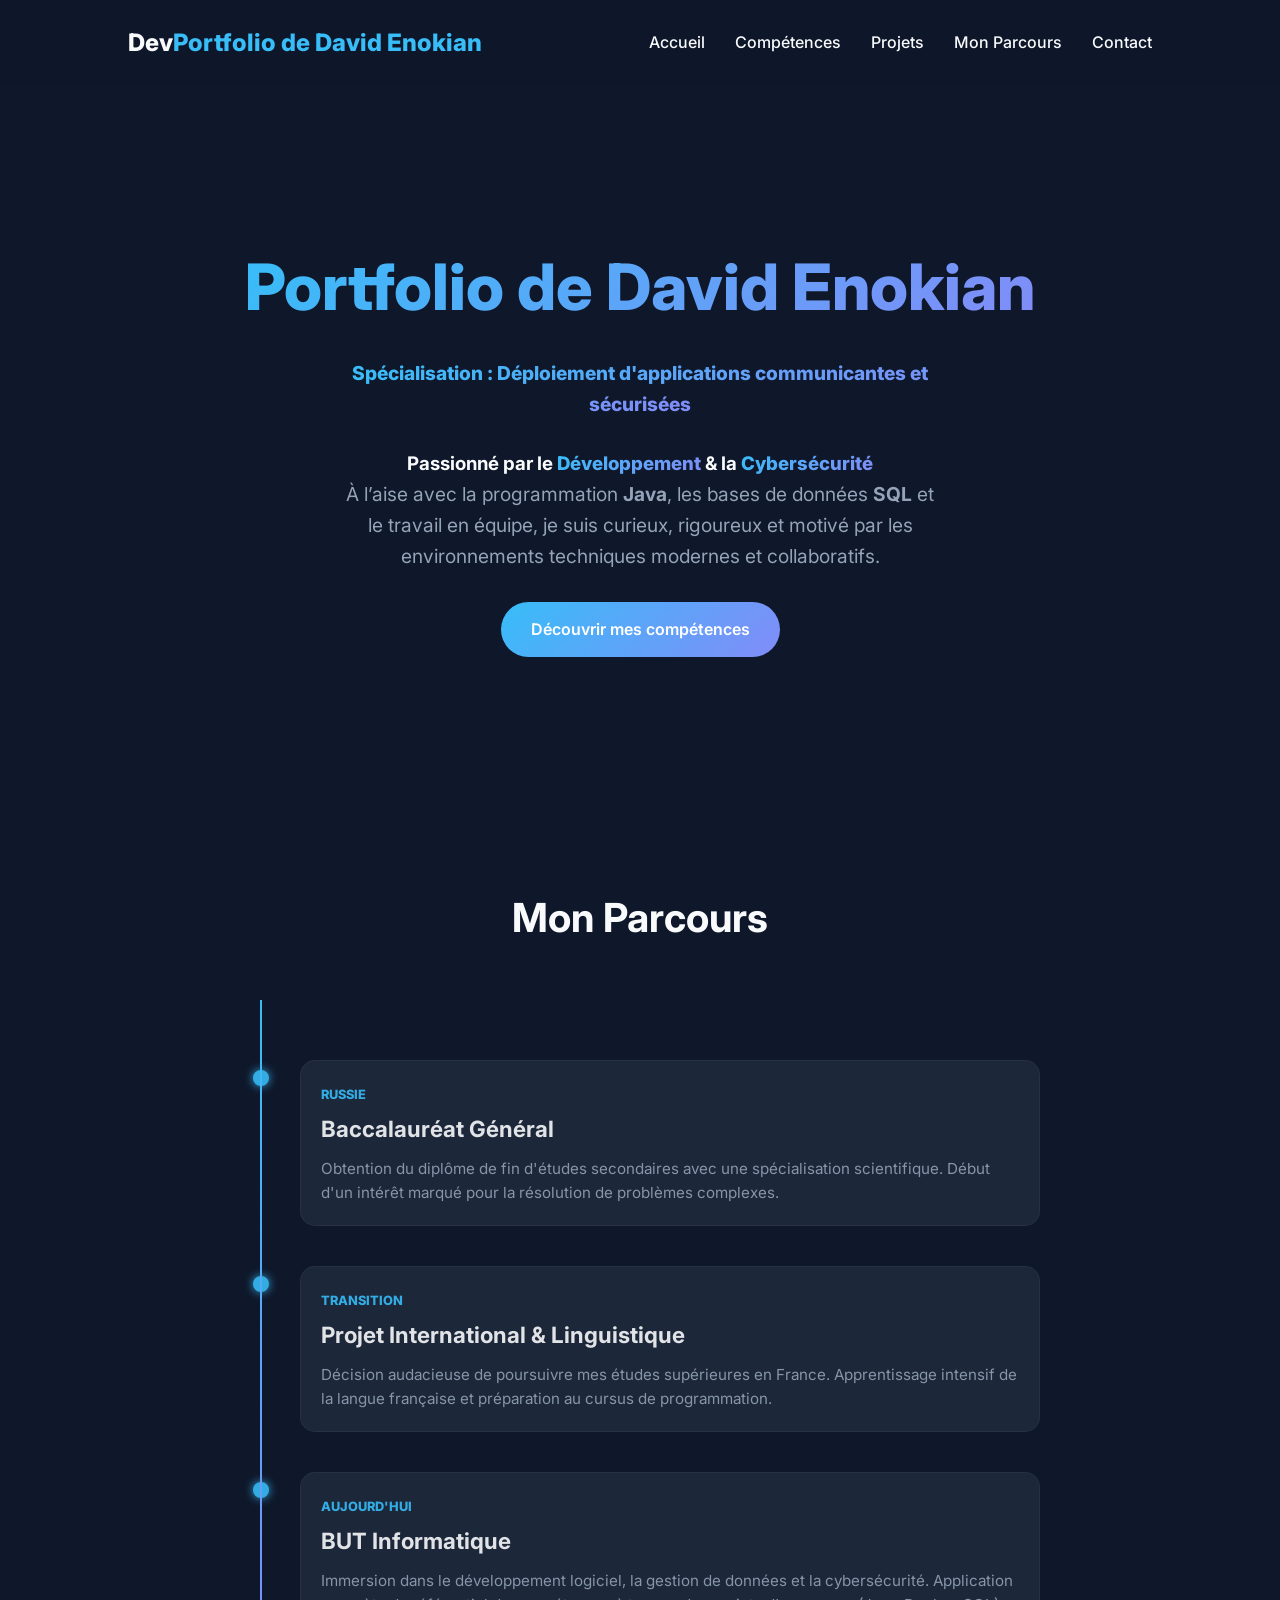
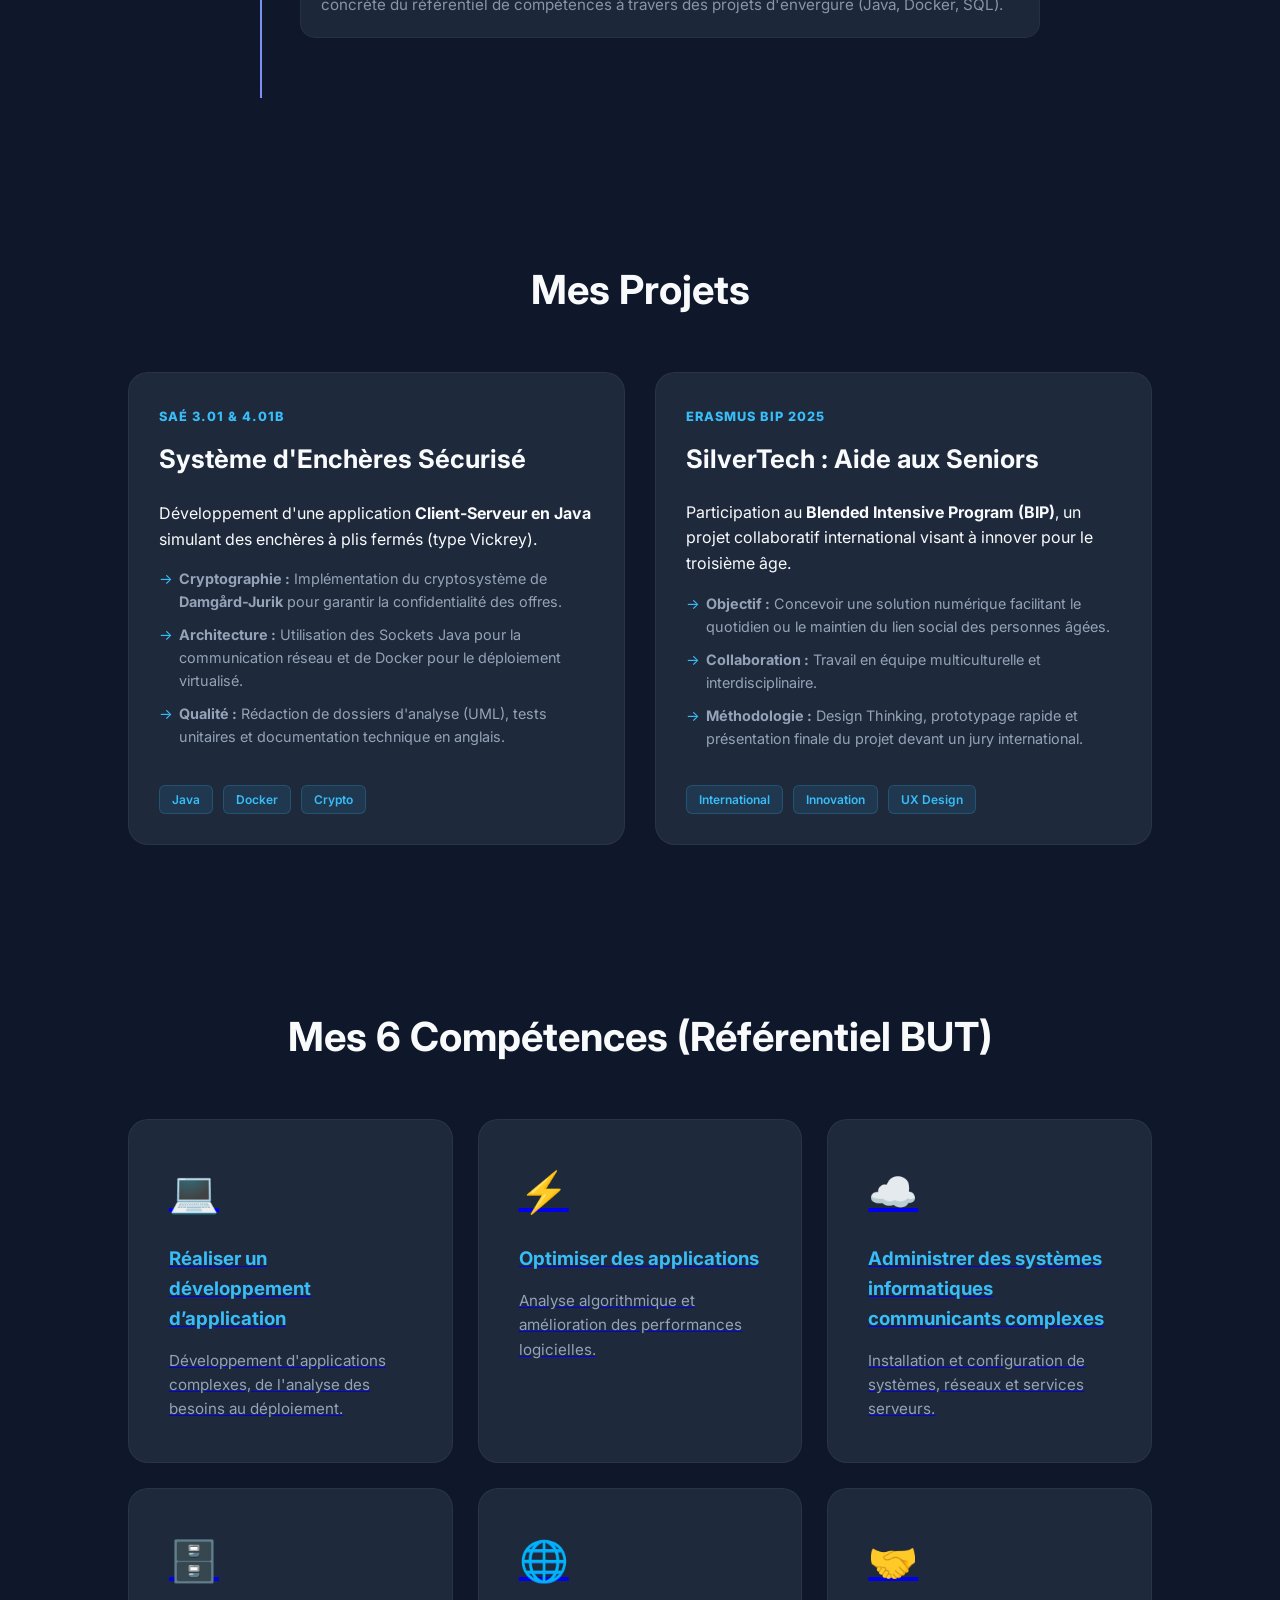
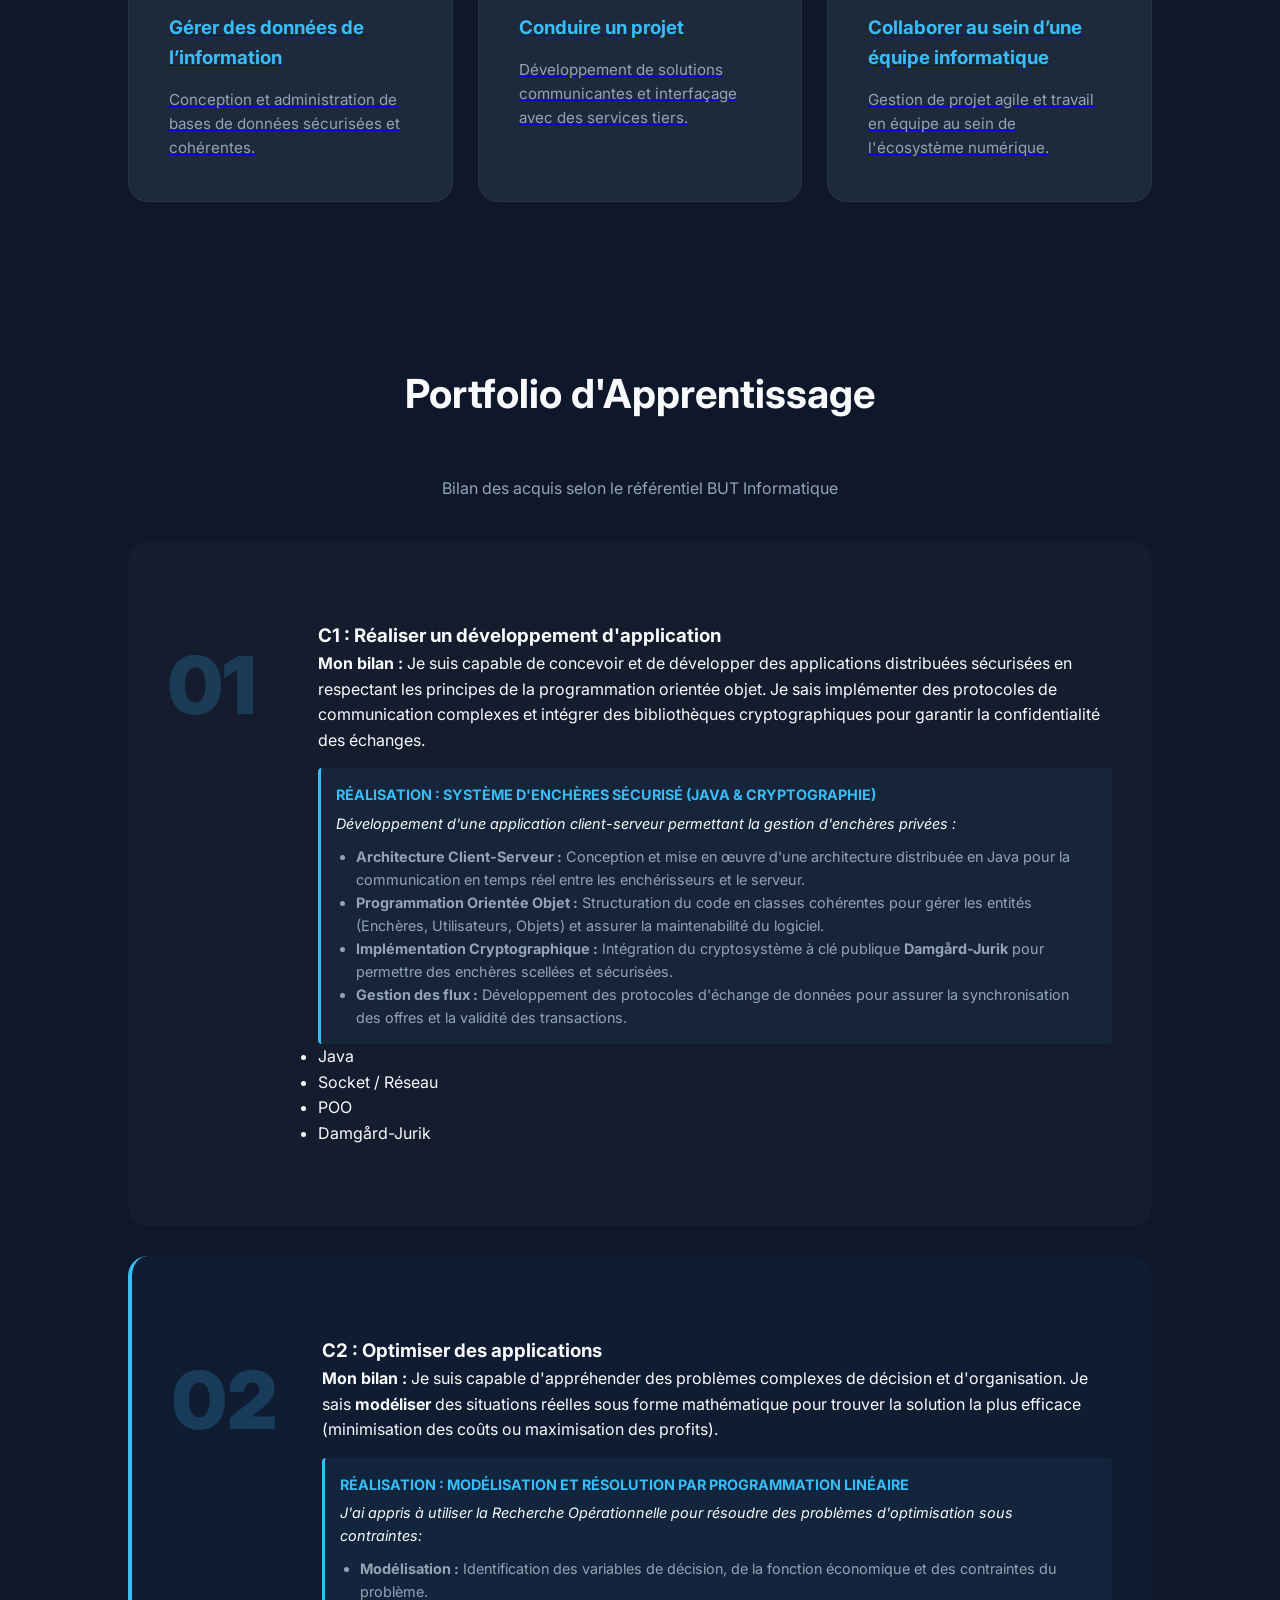
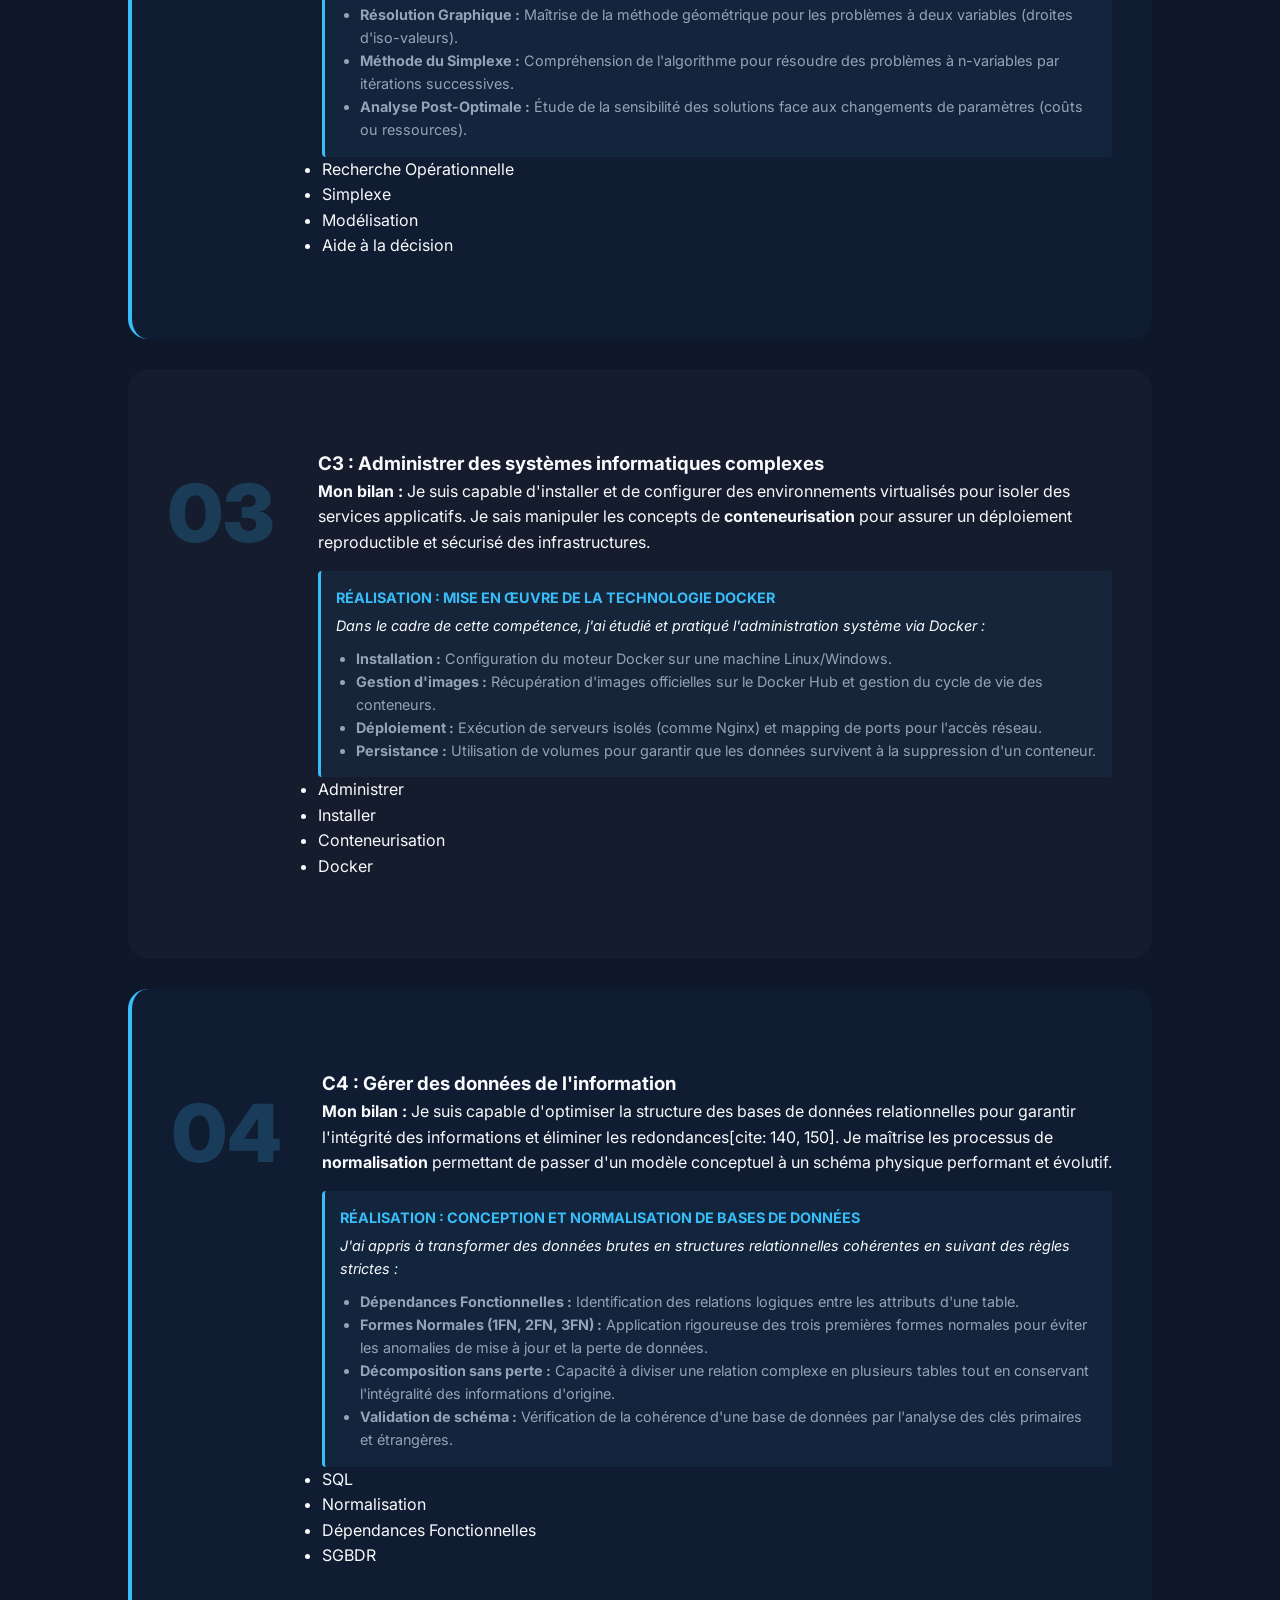
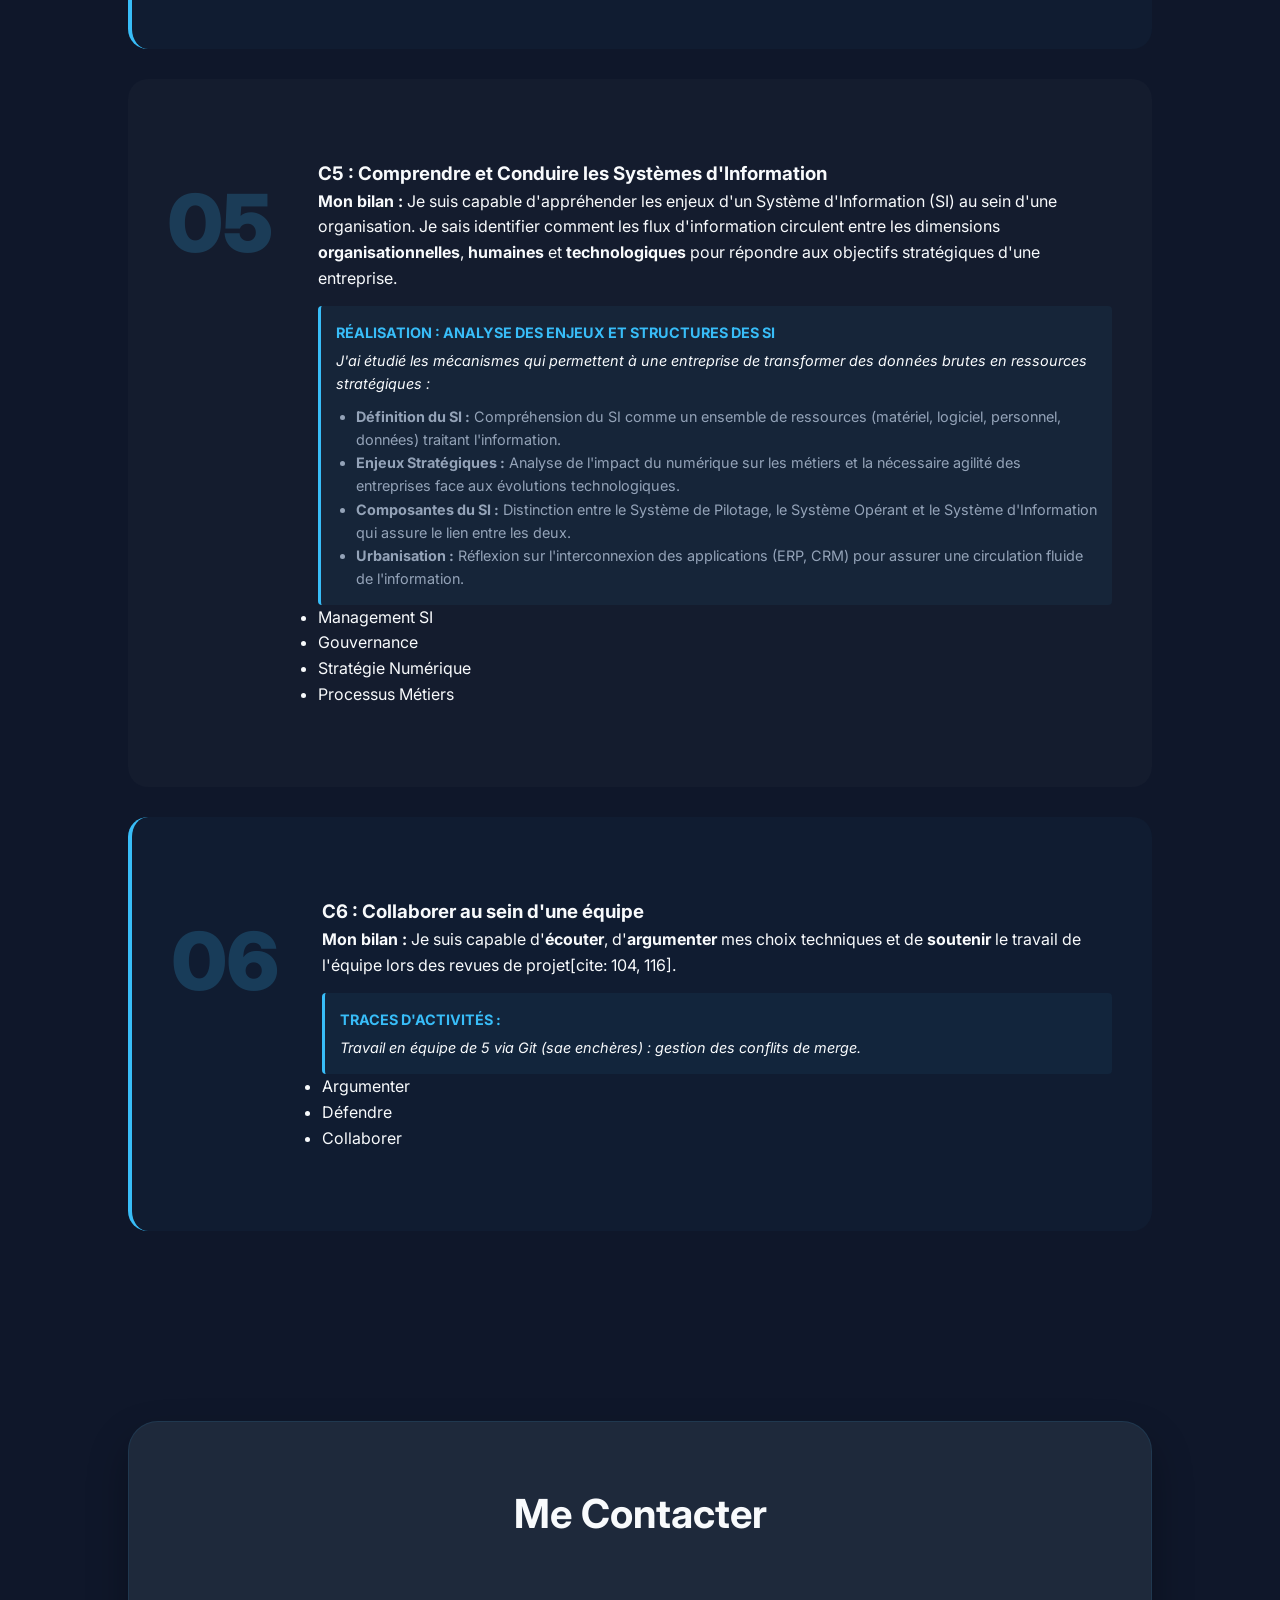
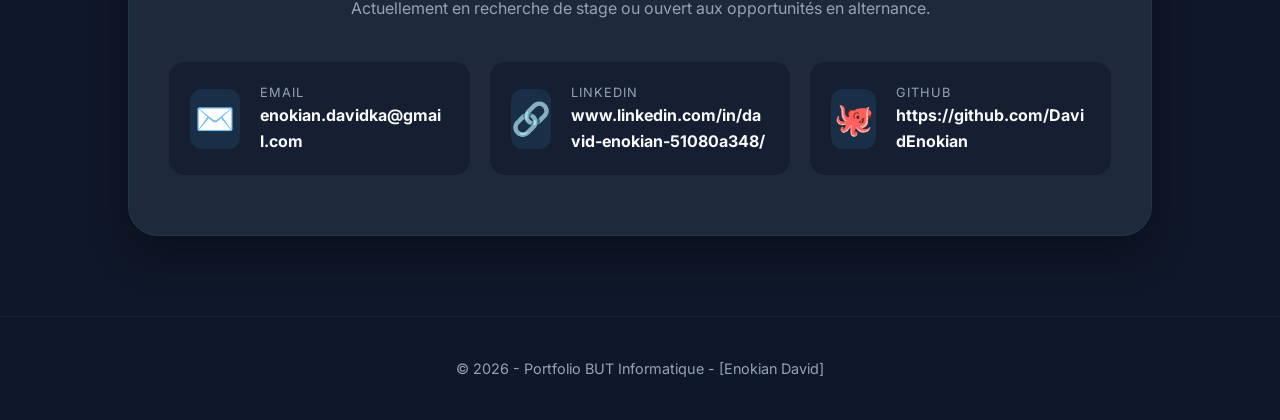
<file: index.html>
<!DOCTYPE html>
<!DOCTYPE html>
<html lang="fr">
<head>
    <meta charset="UTF-8">
    <meta name="viewport" content="width=device-width, initial-scale=1.0">
    <title>Portfolio | BUT Informatique</title>
    <link rel="stylesheet" href="style.css">
    <link href="https://fonts.googleapis.com/css2?family=Inter:wght@300;400;600;800&display=swap" rel="stylesheet">
</head>
<body>

<nav>
    <div class="logo">Dev<span>Portfolio de David Enokian</span></div>
    <ul>
        <li><a href="#home">Accueil</a></li>
        <li><a href="#skills">Compétences</a></li>
        <li><a href="#projects">Projets</a></li>
        <li><a href="#parcours">Mon Parcours</a></li>
        <li><a href="#contact">Contact</a></li>
    </ul>
</nav>

<header id="home">
    <div class="hero-content">
        <h1> <span class="highlight"> Portfolio de David Enokian </span></h1>
        <p> <span class="highlight"> Spécialisation : Déploiement d'applications communicantes et sécurisées</span> </p>
        <h3>Passionné par le <span class="highlight">Développement</span> & la <span class="highlight">Cybersécurité</span></h3>
        <p class="hero-description">
            À l’aise avec la programmation <strong>Java</strong>, les bases de données <strong>SQL</strong> et le travail en équipe,
            je suis curieux, rigoureux et motivé par les environnements techniques modernes et collaboratifs.
        </p>

        <a href="#skills" class="btn-main">Découvrir mes compétences</a>

    </div>
</header>

<section id="parcours" class="container">
    <h2 class="section-title">Mon Parcours</h2>
    <div class="timeline">

        <div class="timeline-item">
            <div class="timeline-dot"></div>
            <div class="timeline-content">
                <span class="timeline-date">Russie</span>
                <h3>Baccalauréat Général</h3>
                <p>Obtention du diplôme de fin d'études secondaires avec une spécialisation scientifique. Début d'un intérêt marqué pour la résolution de problèmes complexes.</p>
            </div>
        </div>

        <div class="timeline-item">
            <div class="timeline-dot"></div>
            <div class="timeline-content">
                <span class="timeline-date">Transition</span>
                <h3>Projet International & Linguistique</h3>
                <p>Décision audacieuse de poursuivre mes études supérieures en France. Apprentissage intensif de la langue française et préparation au cursus de programmation.</p>
            </div>
        </div>

        <div class="timeline-item">
            <div class="timeline-dot"></div>
            <div class="timeline-content">
                <span class="timeline-date">Aujourd'hui</span>
                <h3>BUT Informatique</h3>
                <p>Immersion dans le développement logiciel, la gestion de données et la cybersécurité. Application concrète du référentiel de compétences à travers des projets d'envergure (Java, Docker, SQL).</p>
            </div>
        </div>

    </div>
</section>

<section id="projects" class="container">
    <h2 class="section-title">Mes Projets</h2>
    <div class="projects-grid">

        <div class="project-card">
            <div class="project-header">
                <span class="project-category">SAÉ 3.01 & 4.01B</span>
                <h3>Système d'Enchères Sécurisé</h3>
            </div>
            <div class="project-body">
                <p>Développement d'une application <strong>Client-Serveur en Java</strong> simulant des enchères à plis fermés (type Vickrey).</p>
                <ul>
                    <li><strong>Cryptographie :</strong> Implémentation du cryptosystème de <strong>Damgård-Jurik</strong> pour garantir la confidentialité des offres.</li>
                    <li><strong>Architecture :</strong> Utilisation des Sockets Java pour la communication réseau et de Docker pour le déploiement virtualisé.</li>
                    <li><strong>Qualité :</strong> Rédaction de dossiers d'analyse (UML), tests unitaires et documentation technique en anglais.</li>
                </ul>
            </div>
            <div class="project-footer">
                <span class="tag">Java</span><span class="tag">Docker</span><span class="tag">Crypto</span>
            </div>
        </div>

        <div class="project-card">
            <div class="project-header">
                <span class="project-category">ERASMUS BIP 2025</span>
                <h3>SilverTech : Aide aux Seniors</h3>
            </div>
            <div class="project-body">
                <p>Participation au <strong>Blended Intensive Program (BIP)</strong>, un projet collaboratif international visant à innover pour le troisième âge.</p>
                <ul>
                    <li><strong>Objectif :</strong> Concevoir une solution numérique facilitant le quotidien ou le maintien du lien social des personnes âgées.</li>
                    <li><strong>Collaboration :</strong> Travail en équipe multiculturelle et interdisciplinaire.</li>
                    <li><strong>Méthodologie :</strong> Design Thinking, prototypage rapide et présentation finale du projet devant un jury international.</li>
                </ul>
            </div>
            <div class="project-footer">
                <span class="tag">International</span><span class="tag">Innovation</span><span class="tag">UX Design</span>
            </div>
        </div>

    </div>
</section>

<section id="skills" class="container">
    <h2 class="section-title">Mes 6 Compétences (Référentiel BUT)</h2>
    <div class="skills-grid">

        <a href="#skill-1" class="skill-card">
            <div class="icon">💻</div>
            <h3>Réaliser un développement d’application</h3>
            <p>Développement d'applications complexes, de l'analyse des besoins au déploiement.</p>
        </a>

        <a href="#skill-2" class="skill-card">
            <div class="icon">⚡</div>
            <h3>Optimiser des applications</h3>
            <p>Analyse algorithmique et amélioration des performances logicielles.</p>
        </a>

        <a href="#skill-3" class="skill-card">
            <div class="icon">☁️</div>
            <h3>Administrer des systèmes informatiques communicants complexes</h3>
            <p>Installation et configuration de systèmes, réseaux et services serveurs.</p>
        </a>

        <a href="#skill-4" class="skill-card">
            <div class="icon">🗄️</div>
            <h3>Gérer des données de l’information</h3>
            <p>Conception et administration de bases de données sécurisées et cohérentes.</p>
        </a>

        <a href="#skill-5" class="skill-card">
            <div class="icon">🌐</div>
            <h3>Conduire un projet</h3>
            <p>Développement de solutions communicantes et interfaçage avec des services tiers.</p>
        </a>

        <a href="#skill-6" class="skill-card">
            <div class="icon">🤝</div>
            <h3>Collaborer au sein d’une équipe informatique</h3>
            <p>Gestion de projet agile et travail en équipe au sein de l'écosystème numérique.</p>
        </a>

    </div>
</section>

<section id="skill-details" class="container">
    <h2 class="section-title">Portfolio d'Apprentissage</h2>
    <p style="text-align:center; color:var(--text-dim); margin-bottom:40px;">Bilan des acquis selon le référentiel BUT Informatique</p>

    <div class="detail-item" id="skill-1">
        <span class="detail-number">01</span>
        <div class="detail-content">
            <h3>C1 : Réaliser un développement d'application</h3>
            <p><strong>Mon bilan :</strong> Je suis capable de concevoir et de développer des applications distribuées sécurisées en respectant les principes de la programmation orientée objet. Je sais implémenter des protocoles de communication complexes et intégrer des bibliothèques cryptographiques pour garantir la confidentialité des échanges.</p>

            <div class="evidence">
                <h4>Réalisation : Système d'enchères sécurisé (Java & Cryptographie)</h4>
                <p>Développement d'une application client-serveur permettant la gestion d'enchères privées :</p>
                <ul style="margin-top:10px; padding-left:20px; color:var(--text-dim); font-size:0.9rem;">
                    <li><strong>Architecture Client-Serveur :</strong> Conception et mise en œuvre d'une architecture distribuée en Java pour la communication en temps réel entre les enchérisseurs et le serveur.</li>
                    <li><strong>Programmation Orientée Objet :</strong> Structuration du code en classes cohérentes pour gérer les entités (Enchères, Utilisateurs, Objets) et assurer la maintenabilité du logiciel.</li>
                    <li><strong>Implémentation Cryptographique :</strong> Intégration du cryptosystème à clé publique <b>Damgård-Jurik</b> pour permettre des enchères scellées et sécurisées.</li>
                    <li><strong>Gestion des flux :</strong> Développement des protocoles d'échange de données pour assurer la synchronisation des offres et la validité des transactions.</li>
                </ul>
            </div>

            <ul class="tags">
                <li>Java</li>
                <li>Socket / Réseau</li>
                <li>POO</li>
                <li>Damgård-Jurik</li>
            </ul>
        </div>
    </div>

    <div class="detail-item" id="skill-2">
        <span class="detail-number">02</span>
        <div class="detail-content">
            <h3>C2 : Optimiser des applications</h3>
            <p><strong>Mon bilan :</strong> Je suis capable d'appréhender des problèmes complexes de décision et d'organisation. Je sais <b>modéliser</b> des situations réelles sous forme mathématique pour trouver la solution la plus efficace (minimisation des coûts ou maximisation des profits).</p>

            <div class="evidence">
                <h4>Réalisation : Modélisation et Résolution par Programmation Linéaire</h4>
                <p>J'ai appris à utiliser la Recherche Opérationnelle pour résoudre des problèmes d'optimisation sous contraintes:</p>
                <ul style="margin-top:10px; padding-left:20px; color:var(--text-dim); font-size:0.9rem;">
                    <li><strong>Modélisation :</strong> Identification des variables de décision, de la fonction économique et des contraintes du problème.</li>
                    <li><strong>Résolution Graphique :</strong> Maîtrise de la méthode géométrique pour les problèmes à deux variables (droites d'iso-valeurs).</li>
                    <li><strong>Méthode du Simplexe :</strong> Compréhension de l'algorithme pour résoudre des problèmes à n-variables par itérations successives.</li>
                    <li><strong>Analyse Post-Optimale :</strong> Étude de la sensibilité des solutions face aux changements de paramètres (coûts ou ressources).</li>
                </ul>
            </div>

            <ul class="tags">
                <li>Recherche Opérationnelle</li>
                <li>Simplexe</li>
                <li>Modélisation</li>
                <li>Aide à la décision</li>
            </ul>
        </div>
    </div>

    <div class="detail-item" id="skill-3">
        <span class="detail-number">03</span>
        <div class="detail-content">
            <h3>C3 : Administrer des systèmes informatiques complexes</h3>
            <p><strong>Mon bilan :</strong> Je suis capable d'installer et de configurer des environnements virtualisés pour isoler des services applicatifs. Je sais manipuler les concepts de <b>conteneurisation</b> pour assurer un déploiement reproductible et sécurisé des infrastructures.</p>

            <div class="evidence">
                <h4>Réalisation : Mise en œuvre de la technologie Docker</h4>
                <p>Dans le cadre de cette compétence, j'ai étudié et pratiqué l'administration système via Docker :</p>
                <ul style="margin-top:10px; padding-left:20px; color:var(--text-dim); font-size:0.9rem;">
                    <li><strong>Installation :</strong> Configuration du moteur Docker sur une machine Linux/Windows.</li>
                    <li><strong>Gestion d'images :</strong> Récupération d'images officielles sur le Docker Hub et gestion du cycle de vie des conteneurs.</li>
                    <li><strong>Déploiement :</strong> Exécution de serveurs isolés (comme Nginx) et mapping de ports pour l'accès réseau.</li>
                    <li><strong>Persistance :</strong> Utilisation de volumes pour garantir que les données survivent à la suppression d'un conteneur.</li>
                </ul>
            </div>

            <ul class="tags">
                <li>Administrer </li>
                <li>Installer </li>
                <li>Conteneurisation </li>
                <li>Docker </li>
            </ul>
        </div>
    </div>

    <div class="detail-item" id="skill-4">
        <span class="detail-number">04</span>
        <div class="detail-content">
            <h3>C4 : Gérer des données de l'information</h3>
            <p><strong>Mon bilan :</strong> Je suis capable d'optimiser la structure des bases de données relationnelles pour garantir l'intégrité des informations et éliminer les redondances[cite: 140, 150]. Je maîtrise les processus de <b>normalisation</b> permettant de passer d'un modèle conceptuel à un schéma physique performant et évolutif.</p>

            <div class="evidence">
                <h4>Réalisation : Conception et Normalisation de Bases de Données</h4>
                <p>J'ai appris à transformer des données brutes en structures relationnelles cohérentes en suivant des règles strictes :</p>
                <ul style="margin-top:10px; padding-left:20px; color:var(--text-dim); font-size:0.9rem;">
                    <li><strong>Dépendances Fonctionnelles :</strong> Identification des relations logiques entre les attributs d'une table.</li>
                    <li><strong>Formes Normales (1FN, 2FN, 3FN) :</strong> Application rigoureuse des trois premières formes normales pour éviter les anomalies de mise à jour et la perte de données.</li>
                    <li><strong>Décomposition sans perte :</strong> Capacité à diviser une relation complexe en plusieurs tables tout en conservant l'intégralité des informations d'origine.</li>
                    <li><strong>Validation de schéma :</strong> Vérification de la cohérence d'une base de données par l'analyse des clés primaires et étrangères.</li>
                </ul>
            </div>

            <ul class="tags">
                <li>SQL</li>
                <li>Normalisation</li>
                <li>Dépendances Fonctionnelles</li>
                <li>SGBDR</li>
            </ul>
        </div>
    </div>

    <div class="detail-item" id="skill-5">
        <span class="detail-number">05</span>
        <div class="detail-content">
            <h3>C5 : Comprendre et Conduire les Systèmes d'Information</h3>
            <p><strong>Mon bilan :</strong> Je suis capable d'appréhender les enjeux d'un Système d'Information (SI) au sein d'une organisation. Je sais identifier comment les flux d'information circulent entre les dimensions <b>organisationnelles</b>, <b>humaines</b> et <b>technologiques</b> pour répondre aux objectifs stratégiques d'une entreprise.</p>

            <div class="evidence">
                <h4>Réalisation : Analyse des enjeux et structures des SI</h4>
                <p>J'ai étudié les mécanismes qui permettent à une entreprise de transformer des données brutes en ressources stratégiques :</p>
                <ul style="margin-top:10px; padding-left:20px; color:var(--text-dim); font-size:0.9rem;">
                    <li><strong>Définition du SI :</strong> Compréhension du SI comme un ensemble de ressources (matériel, logiciel, personnel, données) traitant l'information.</li>
                    <li><strong>Enjeux Stratégiques :</strong> Analyse de l'impact du numérique sur les métiers et la nécessaire agilité des entreprises face aux évolutions technologiques.</li>
                    <li><strong>Composantes du SI :</strong> Distinction entre le Système de Pilotage, le Système Opérant et le Système d'Information qui assure le lien entre les deux.</li>
                    <li><strong>Urbanisation :</strong> Réflexion sur l'interconnexion des applications (ERP, CRM) pour assurer une circulation fluide de l'information.</li>
                </ul>
            </div>

            <ul class="tags">
                <li>Management SI</li>
                <li>Gouvernance</li>
                <li>Stratégie Numérique</li>
                <li>Processus Métiers</li>
            </ul>
        </div>
    </div>

    <div class="detail-item" id="skill-6">
        <span class="detail-number">06</span>
        <div class="detail-content">
            <h3>C6 : Collaborer au sein d'une équipe</h3>
            <p><strong>Mon bilan :</strong> Je suis capable d'<b>écouter</b>, d'<b>argumenter</b> mes choix techniques et de <b>soutenir</b> le travail de l'équipe lors des revues de projet[cite: 104, 116].</p>
            <div class="evidence">
                <h4>Traces d'activités :</h4>
                <p>Travail en équipe de 5 via Git (sae enchères) : gestion des conflits de merge.</p>
            </div>
            <ul class="tags">
                <li>Argumenter</li><li>Défendre</li><li>Collaborer</li>
            </ul>
        </div>
    </div>
</section>

<section id="contact" class="container">
    <div class="contact-card">
        <h2 class="section-title">Me Contacter</h2>
        <p style="text-align: center; color: var(--text-dim); margin-bottom: 30px;">
            Actuellement en recherche de stage ou ouvert aux opportunités en alternance.
        </p>

        <div class="contact-grid">
            <a href="mailto:ton.email@exemple.com" class="contact-item">
                <div class="contact-icon">✉️</div>
                <div class="contact-info">
                    <span>Email</span>
                    <strong>enokian.davidka@gmail.com</strong>
                </div>
            </a>

            <a href="https://linkedin.com/in/tonprofil" target="_blank" class="contact-item">
                <div class="contact-icon">🔗</div>
                <div class="contact-info">
                    <span>LinkedIn</span>
                    <strong>www.linkedin.com/in/david-enokian-51080a348/</strong>
                </div>
            </a>

            <a href="https://github.com/tonuser" target="_blank" class="contact-item">
                <div class="contact-icon">🐙</div>
                <div class="contact-info">
                    <span>GitHub</span>
                    <strong>https://github.com/DavidEnokian</strong>
                </div>
            </a>
        </div>
    </div>
</section>

<footer>
    <p>© 2026 - Portfolio BUT Informatique - [Enokian David]</p>
</footer>

</body>
</html>
</file>
<file: style.css>
/* Variables de couleurs */
:root {
    --bg-color: #0f172a;
    --card-bg: #1e293b;
    --text-main: #f8fafc;
    --text-dim: #94a3b8;
    --accent: #38bdf8;
    --gradient: linear-gradient(135deg, #38bdf8 0%, #818cf8 100%);
}

* {
    margin: 0;
    padding: 0;
    box-sizing: border-box;
}

body {
    font-family: 'Inter', sans-serif;
    background-color: var(--bg-color);
    color: var(--text-main);
    line-height: 1.6;
    scroll-behavior: smooth;
}

/* Navigation */
nav {
    display: flex;
    justify-content: space-between;
    align-items: center;
    padding: 1.5rem 10%;
    background: rgba(15, 23, 42, 0.9);
    backdrop-filter: blur(10px);
    position: sticky;
    top: 0;
    z-index: 1000;
}

.logo { font-size: 1.5rem; font-weight: 800; }
.logo span { color: var(--accent); }

nav ul { display: flex; list-style: none; gap: 30px; }
nav a {
    text-decoration: none;
    color: var(--text-main);
    font-weight: 500;
    transition: color 0.3s;
}
nav a:hover { color: var(--accent); }

/* Hero Section */
header {
    height: 80vh;
    display: flex;
    justify-content: center;
    align-items: center;
    text-align: center;
    padding: 0 20px;
}

.highlight {
    background: var(--gradient);
    -webkit-background-clip: text;
    -webkit-text-fill-color: transparent;
    font-weight: 800;
}

h1 { font-size: clamp(2rem, 5vw, 4rem); margin-bottom: 20px; }
header p { color: var(--text-dim); font-size: 1.2rem; max-width: 600px; margin: 0 auto 30px; }

.btn-main {
    background: var(--gradient);
    color: white;
    padding: 15px 30px;
    border-radius: 50px;
    text-decoration: none;
    font-weight: 600;
    transition: transform 0.3s, box-shadow 0.3s;
    display: inline-block;
}

.btn-main:hover {
    transform: translateY(-3px);
    box-shadow: 0 10px 20px rgba(56, 189, 248, 0.3);
}

/* Section Parcours */
.timeline {
    position: relative;
    max-width: 800px;
    margin: 0 auto;
    padding: 40px 0;
}

/* La ligne verticale (la chaîne) */
.timeline::after {
    content: '';
    position: absolute;
    width: 2px;
    background: var(--gradient);
    top: 0;
    bottom: 0;
    left: 20px; /* Aligné avec les points */
}

.timeline-item {
    padding: 20px 0 20px 60px;
    position: relative;
    opacity: 0.9;
    transition: 0.3s;
}

.timeline-item:hover {
    opacity: 1;
    transform: translateX(10px);
}

/* Les maillons (les points) */
.timeline-dot {
    position: absolute;
    width: 16px;
    height: 16px;
    background: var(--accent);
    border-radius: 50%;
    left: 13px;
    top: 30px;
    z-index: 2;
    box-shadow: 0 0 10px var(--accent);
}

.timeline-content {
    background: var(--card-bg);
    padding: 20px;
    border-radius: 15px;
    border: 1px solid rgba(255, 255, 255, 0.05);
}

.timeline-date {
    display: inline-block;
    color: var(--accent);
    font-weight: 800;
    font-size: 0.8rem;
    text-transform: uppercase;
    margin-bottom: 5px;
}

.timeline-content h3 {
    margin-bottom: 10px;
    font-size: 1.4rem;
}

.timeline-content p {
    color: var(--text-dim);
    font-size: 0.95rem;
    line-height: 1.6;
}

/* Responsivité mobile */
@media (max-width: 768px) {
    .timeline::after { left: 15px; }
    .timeline-dot { left: 8px; }
    .timeline-item { padding-left: 45px; }
}

/* Grille de projets */
.projects-grid {
    display: grid;
    grid-template-columns: repeat(auto-fit, minmax(350px, 1fr));
    gap: 30px;
    margin-top: 20px;
}

.project-card {
    background: var(--card-bg);
    border-radius: 20px;
    padding: 30px;
    border: 1px solid rgba(255, 255, 255, 0.05);
    display: flex;
    flex-direction: column;
    justify-content: space-between;
    transition: transform 0.3s ease, border-color 0.3s ease;
}

.project-card:hover {
    transform: translateY(-10px);
    border-color: var(--accent);
}

.project-category {
    color: var(--accent);
    font-size: 0.8rem;
    font-weight: 800;
    text-transform: uppercase;
    letter-spacing: 1px;
}

.project-header h3 {
    margin: 10px 0 20px 0;
    font-size: 1.6rem;
}

.project-body p {
    color: var(--text-main);
    margin-bottom: 15px;
}

.project-body ul {
    list-style: none;
    padding-left: 0;
}

.project-body li {
    color: var(--text-dim);
    font-size: 0.9rem;
    margin-bottom: 10px;
    position: relative;
    padding-left: 20px;
}

.project-body li::before {
    content: '→';
    position: absolute;
    left: 0;
    color: var(--accent);
}

.project-footer {
    margin-top: 25px;
    display: flex;
    flex-wrap: wrap;
    gap: 10px;
}

.project-footer .tag {
    background: rgba(56, 189, 248, 0.1);
    color: var(--accent);
    padding: 4px 12px;
    border-radius: 6px;
    font-size: 0.75rem;
    font-weight: 600;
    border: 1px solid rgba(56, 189, 248, 0.2);
}

/* Compétences */
.container { padding: 80px 10%; }
.section-title {
    text-align: center;
    font-size: 2.5rem;
    margin-bottom: 50px;
}

.skills-grid {
    display: grid;
    grid-template-columns: repeat(auto-fit, minmax(280px, 1fr));
    gap: 25px;
}

.skill-card {
    background: var(--card-bg);
    padding: 40px;
    border-radius: 20px;
    border: 1px solid rgba(255,255,255,0.05);
    transition: all 0.3s ease;
}

.skill-card:hover {
    border-color: var(--accent);
    transform: translateY(-10px);
    background: rgba(30, 41, 59, 0.8);
}

.skill-card .icon {
    font-size: 2.5rem;
    margin-bottom: 20px;
}

.skill-card h3 { margin-bottom: 15px; color: var(--accent); }
.skill-card p { color: var(--text-dim); font-size: 0.95rem; }

/* Espacement et séparation des blocs de détails */
.detail-item {
    display: flex;
    align-items: flex-start;
    gap: 50px;
    padding: 80px 40px; /* Plus d'espace interne */
    margin-bottom: 30px;
    background: rgba(255, 255, 255, 0.02); /* Très léger fond pour détacher du noir */
    border-radius: 20px;
    transition: background 0.4s ease;
    scroll-margin-top: 100px; /* Important pour l'ancrage */
}

/* On change légèrement la couleur un item sur deux pour le rythme visuel */
.detail-item:nth-child(even) {
    background: rgba(56, 189, 248, 0.03);
    border-left: 4px solid var(--accent);
}

.detail-item:hover {
    background: rgba(255, 255, 255, 0.05);
}

.detail-number {
    font-size: 5rem;
    font-weight: 900;
    color: var(--accent);
    opacity: 0.2;
    font-family: 'Inter', sans-serif;
    min-width: 100px;
}

/* Responsivité pour mobile : on empile les éléments */
@media (max-width: 768px) {
    .detail-item {
        flex-direction: column;
        gap: 20px;
        padding: 40px 20px;
    }
    .detail-number {
        font-size: 3rem;
    }
}

.evidence {
    margin-top: 15px;
    padding: 15px;
    background: rgba(56, 189, 248, 0.05);
    border-left: 3px solid var(--accent);
    border-radius: 4px;
}

.evidence h4 {
    font-size: 0.9rem;
    text-transform: uppercase;
    color: var(--accent);
    margin-bottom: 5px;
}

.evidence p {
    font-style: italic;
    font-size: 0.9rem;
}

/* Section Contact */
.contact-card {
    background: var(--card-bg);
    padding: 60px 40px;
    border-radius: 30px;
    border: 1px solid rgba(56, 189, 248, 0.1);
    box-shadow: 0 20px 40px rgba(0, 0, 0, 0.3);
}

.contact-grid {
    display: grid;
    grid-template-columns: repeat(auto-fit, minmax(250px, 1fr));
    gap: 20px;
    margin-top: 40px;
}

.contact-item {
    display: flex;
    align-items: center;
    gap: 20px;
    background: rgba(15, 23, 42, 0.5);
    padding: 20px;
    border-radius: 15px;
    text-decoration: none;
    color: var(--text-main);
    border: 1px solid transparent;
    transition: all 0.3s ease;
}

.contact-item:hover {
    border-color: var(--accent);
    background: rgba(56, 189, 248, 0.05);
    transform: translateY(-5px);
}

.contact-icon {
    font-size: 2rem;
    background: rgba(56, 189, 248, 0.1);
    width: 60px;
    height: 60px;
    display: flex;
    align-items: center;
    justify-content: center;
    border-radius: 12px;
}

.contact-info span {
    display: block;
    color: var(--text-dim);
    font-size: 0.8rem;
    text-transform: uppercase;
    letter-spacing: 1px;
}

.contact-info strong {
    font-size: 1rem;
    word-break: break-all; /* Évite les débordements sur mobile */
}

/* Footer simple pour finir */
footer {
    text-align: center;
    padding: 40px;
    color: var(--text-dim);
    font-size: 0.9rem;
}

/* Footer */
footer {
    text-align: center;
    padding: 40px;
    border-top: 1px solid rgba(255,255,255,0.05);
    color: var(--text-dim);
}
</file>
